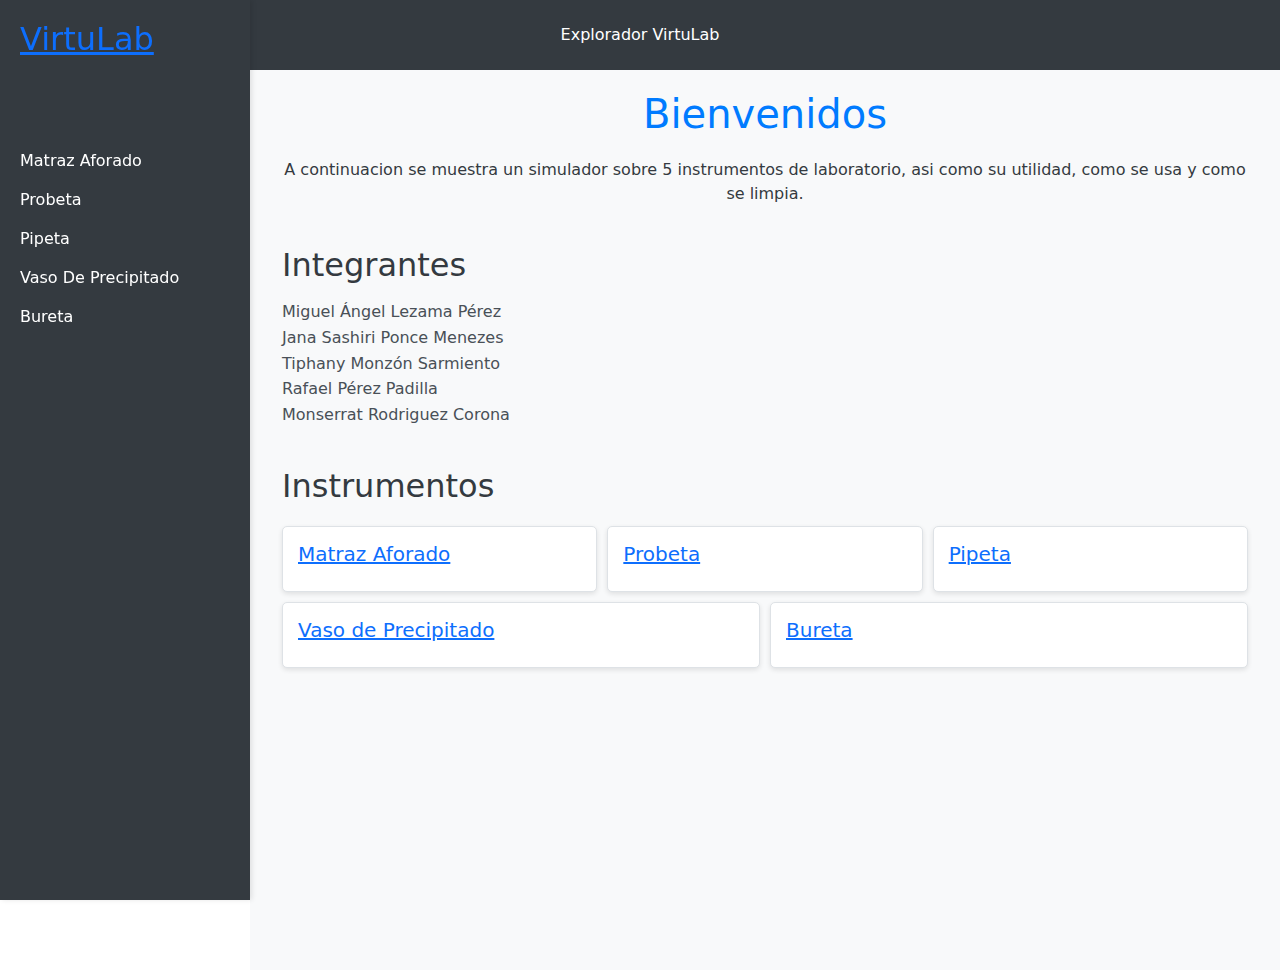
<file: index.html>
<!DOCTYPE html>
<html lang="es">
<head>
    <meta charset="UTF-8">
    <meta name="viewport" content="width=device-width, initial-scale=1.0">
    <link rel="stylesheet" href="style.css">
    <link href="https://cdn.jsdelivr.net/npm/bootstrap@5.3.3/dist/css/bootstrap.min.css" rel="stylesheet" integrity="sha384-QWTKZyjpPEjISv5WaRU9OFeRpok6YctnYmDr5pNlyT2bRjXh0JMhjY6hW+ALEwIH" crossorigin="anonymous">
    <title>Simulador de laboratorio</title>
</head>
<body>
    <header>
        <nav class="navbar">
            <div class="container">
                <!-- Logo -->
                <a href="#" class="navbar-logo"></a>
    
                <!-- Navegación -->
                <ul class="navbar-menu">
                    <li><a href="#inicio">Explorador VirtuLab</a></li>
                </ul>
    
                <!-- Botón -->
                <a href="#cta" class=""></a>
            </div>
        </nav>
    </header>
    <div class="sidebar">
        <div class="sidebar-header">
            <h2><a href="./index.html">VirtuLab</a></h2>
        </div>
        <ul class="sidebar-menu">
            <br>
            <br>
            <li><a href="./matraz.html">Matraz Aforado</a></li>
            <li><a href="./probeta.html">Probeta</a></li>
            <li><a href="./pipeta.html">Pipeta</a></li>
            <li><a href="./precipitado.html">Vaso De Precipitado</a></li>
            <li><a href="./bureta.html">Bureta</a></li>
        </ul>
    </div>
    <div class="main-content">
        <div class="container">
            <section id="inicio">
                <h1><center>Bienvenidos</center></h1>
                <p><center>A continuacion se muestra un simulador sobre 5 instrumentos de laboratorio, asi como su utilidad, como se usa y como se limpia.</center></p>
            </section>
    
            <section id="sobre-nosotros">
                <h2>Integrantes</h2>
                <p>
                    Miguel Ángel Lezama Pérez
                    <br>
                    Jana Sashiri Ponce Menezes
                    <br>
                    Tiphany Monzón Sarmiento
                    <br>
                    Rafael Pérez Padilla
                    <br>
                    Monserrat Rodriguez Corona
                </p>
            </section>
    
            <section id="servicios">
                <h2>Instrumentos</h2>
                <div class="services-grid">
                    <div class="service" >
                        <a href="./matraz.html"><h3>Matraz Aforado</h3></a>
                        
                    </div>
                    <div class="service">
                        <a href="./probeta.html"><h3>Probeta</h3></a>
                        
                    </div>
                    <div class="service">
                        <a href="./pipeta.html"><h3>Pipeta</h3></a>
                        
                    </div>
                    <div class="service">
                        <a href="./precipitado.html"><h3>Vaso de Precipitado</h3></a>
                        
                    </div>
                    <div class="service">
                        <a href="./bureta.html"><h3>Bureta</h3></a>
                        
                    </div>
                </div>
            </section>
    
        </div>
    </div>



    <script src="https://cdn.jsdelivr.net/npm/bootstrap@5.3.3/dist/js/bootstrap.bundle.min.js" integrity="sha384-YvpcrYf0tY3lHB60NNkmXc5s9fDVZLESaAA55NDzOxhy9GkcIdslK1eN7N6jIeHz" crossorigin="anonymous"></script>
</body>
</html>
</file>
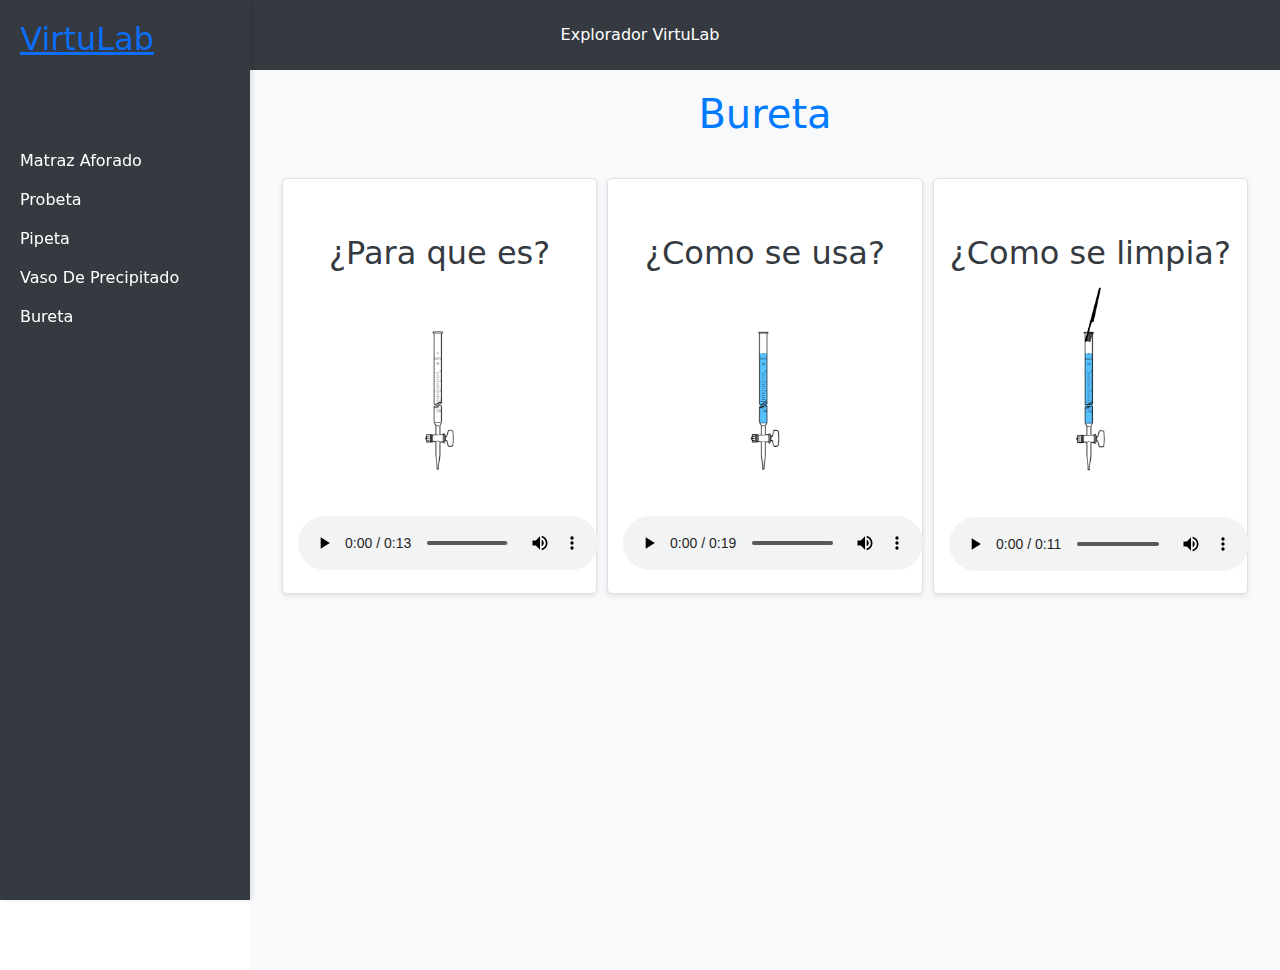
<file: bureta.html>
<!DOCTYPE html>
<html lang="es">
<head>
    <meta charset="UTF-8">
    <meta name="viewport" content="width=device-width, initial-scale=1.0">
    <link rel="stylesheet" href="style.css">
    <link href="https://cdn.jsdelivr.net/npm/bootstrap@5.3.3/dist/css/bootstrap.min.css" rel="stylesheet" integrity="sha384-QWTKZyjpPEjISv5WaRU9OFeRpok6YctnYmDr5pNlyT2bRjXh0JMhjY6hW+ALEwIH" crossorigin="anonymous">
    <title></title>
</head>
<body>
    <header>
        <nav class="navbar">
            <div class="container">
                <!-- Logo -->
                <a href="#" class="navbar-logo"></a>
    
                <!-- Navegación -->
                <ul class="navbar-menu">
                    <li><a href="#inicio">Explorador  VirtuLab</a></li>
                </ul>
    
                <!-- Botón -->
                <a href="#cta" class=""></a>
            </div>
        </nav>
    </header>
    <div class="sidebar">
        <div class="sidebar-header">
            <h2><a href="./index.html">VirtuLab</a></h2>
        </div>
        <ul class="sidebar-menu">
            <br>
            <br>
            <li><a href="./matraz.html">Matraz Aforado</a></li>
            <li><a href="./probeta.html">Probeta</a></li>
            <li><a href="./pipeta.html">Pipeta</a></li>
            <li><a href="./precipitado.html">Vaso De Precipitado</a></li>
            <li><a href="./bureta.html">Bureta</a></li>
        </ul>
    </div>
    <div class="main-content">
        <div class="container">
            <section id="inicio">
                <h1><center>Bureta</center></h1>
            </section>
    
    
            <section id="servicios">
                <h2></h2>
                <div class="services-grid">
                    <div class="service">
                        <h2><center>¿Para que es?</center></h2>
                        <center><img src="./assets/bu1.png" width="80%" height="80%"></center>
                        <center><audio src="./assets/audioBureta/1.m4a" controls>
                            Tu navegador no soporta el elemento de audio.
                        </audio></center>
                    </div>
                    <div class="service">
                        <h2><center>¿Como se usa?</center></h2>
                        <center><img src="./assets/bu2.png" width="80%" height="80%"></center>
                        <center><audio src="./assets/audioBureta/2.m4a" controls>
                            Tu navegador no soporta el elemento de audio.
                        </audio></center>
                    </div>
                    <div class="service">
                        <h2><center>¿Como se limpia?</center></h2>
                        <center><img src="./assets/bu3.png" width="80%" height="80%"></center>
                        <center><audio src="./assets/audioBureta/3.m4a" controls>
                            Tu navegador no soporta el elemento de audio.
                        </audio></center>
                    </div>
                </div>
            </section>
    

        </div>
    </div>



    <script src="https://cdn.jsdelivr.net/npm/bootstrap@5.3.3/dist/js/bootstrap.bundle.min.js" integrity="sha384-YvpcrYf0tY3lHB60NNkmXc5s9fDVZLESaAA55NDzOxhy9GkcIdslK1eN7N6jIeHz" crossorigin="anonymous"></script>
</body>
</html>
</file>
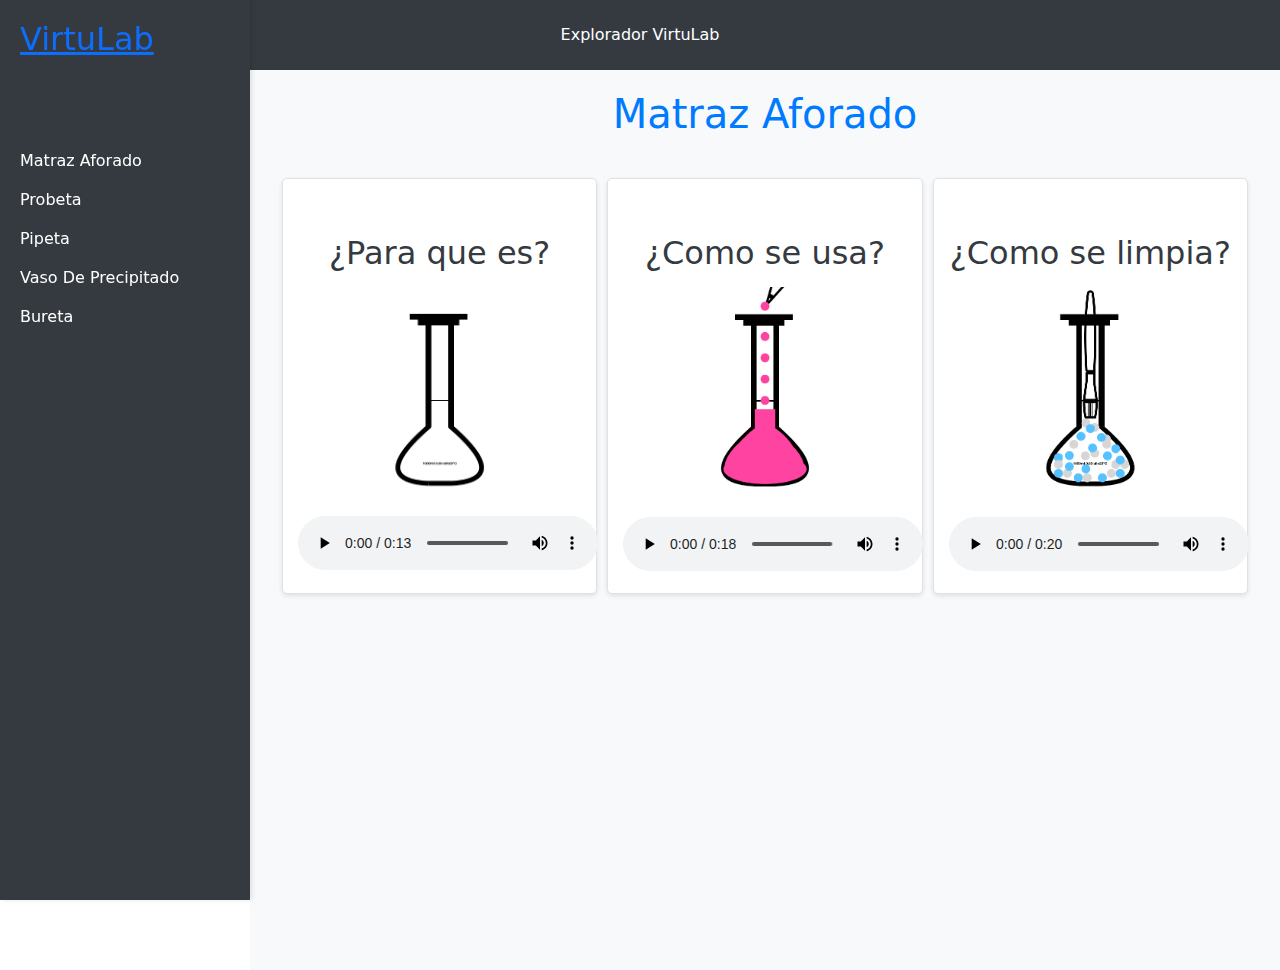
<file: matraz.html>
<!DOCTYPE html>
<html lang="es">
<head>
    <meta charset="UTF-8">
    <meta name="viewport" content="width=device-width, initial-scale=1.0">
    <link rel="stylesheet" href="style.css">
    <link href="https://cdn.jsdelivr.net/npm/bootstrap@5.3.3/dist/css/bootstrap.min.css" rel="stylesheet" integrity="sha384-QWTKZyjpPEjISv5WaRU9OFeRpok6YctnYmDr5pNlyT2bRjXh0JMhjY6hW+ALEwIH" crossorigin="anonymous">
    <title>Simulador de laboratorio</title>
</head>
<body>
    <header>
        <nav class="navbar">
            <div class="container">
                <!-- Logo -->
                <a href="#" class="navbar-logo"></a>
    
                <!-- Navegación -->
                <ul class="navbar-menu">
                    <li><a href="#inicio">Explorador VirtuLab</a></li>
                </ul>
    
                <!-- Botón -->
                <a href="#cta" class=""></a>
            </div>
        </nav>
    </header>
    <div class="sidebar">
        <div class="sidebar-header">
            <h2><a href="./index.html">VirtuLab</a></h2>
        </div>
        <ul class="sidebar-menu">
            <br>
            <br>
            <li><a href="./matraz.html">Matraz Aforado</a></li>
            <li><a href="./probeta.html">Probeta</a></li>
            <li><a href="./pipeta.html">Pipeta</a></li>
            <li><a href="./precipitado.html">Vaso De Precipitado</a></li>
            <li><a href="./bureta.html">Bureta</a></li>
        </ul>
    </div>
    <div class="main-content">
        <div class="container">
            <section id="inicio">
                <h1><center>Matraz Aforado</center></h1>
            </section>
    
    
            <section id="servicios">
                <h2></h2>
                <div class="services-grid">
                    <div class="service">
                        <h2><center>¿Para que es?</center></h2>
                        <center><img src="./assets/p1.png" width="80%" height="80%"></center>
                        <center><audio src="./assets/audioMatraz/1.m4a" controls>
                            Tu navegador no soporta el elemento de audio.
                        </audio></center>
                    </div>
                    <div class="service">
                        <h2><center>¿Como se usa?</center></h2>
                        <center><img src="./assets/p2.png" width="80%" height="80%"></center>
                        <center><audio src="./assets/audioMatraz/2.m4a" controls>
                            Tu navegador no soporta el elemento de audio.
                        </audio></center>
                    </div>
                    <div class="service">
                        <h2><center>¿Como se limpia?</center></h2>
                        <center><img src="./assets/p3.png" width="80%" height="80%"></center>
                        <center><audio src="./assets/audioMatraz/3.m4a" controls>
                            Tu navegador no soporta el elemento de audio.
                        </audio></center>
                    </div>
                </div>
            </section>
    
        </div>
    </div>



    <script src="https://cdn.jsdelivr.net/npm/bootstrap@5.3.3/dist/js/bootstrap.bundle.min.js" integrity="sha384-YvpcrYf0tY3lHB60NNkmXc5s9fDVZLESaAA55NDzOxhy9GkcIdslK1eN7N6jIeHz" crossorigin="anonymous"></script>
</body>
</html>
</file>
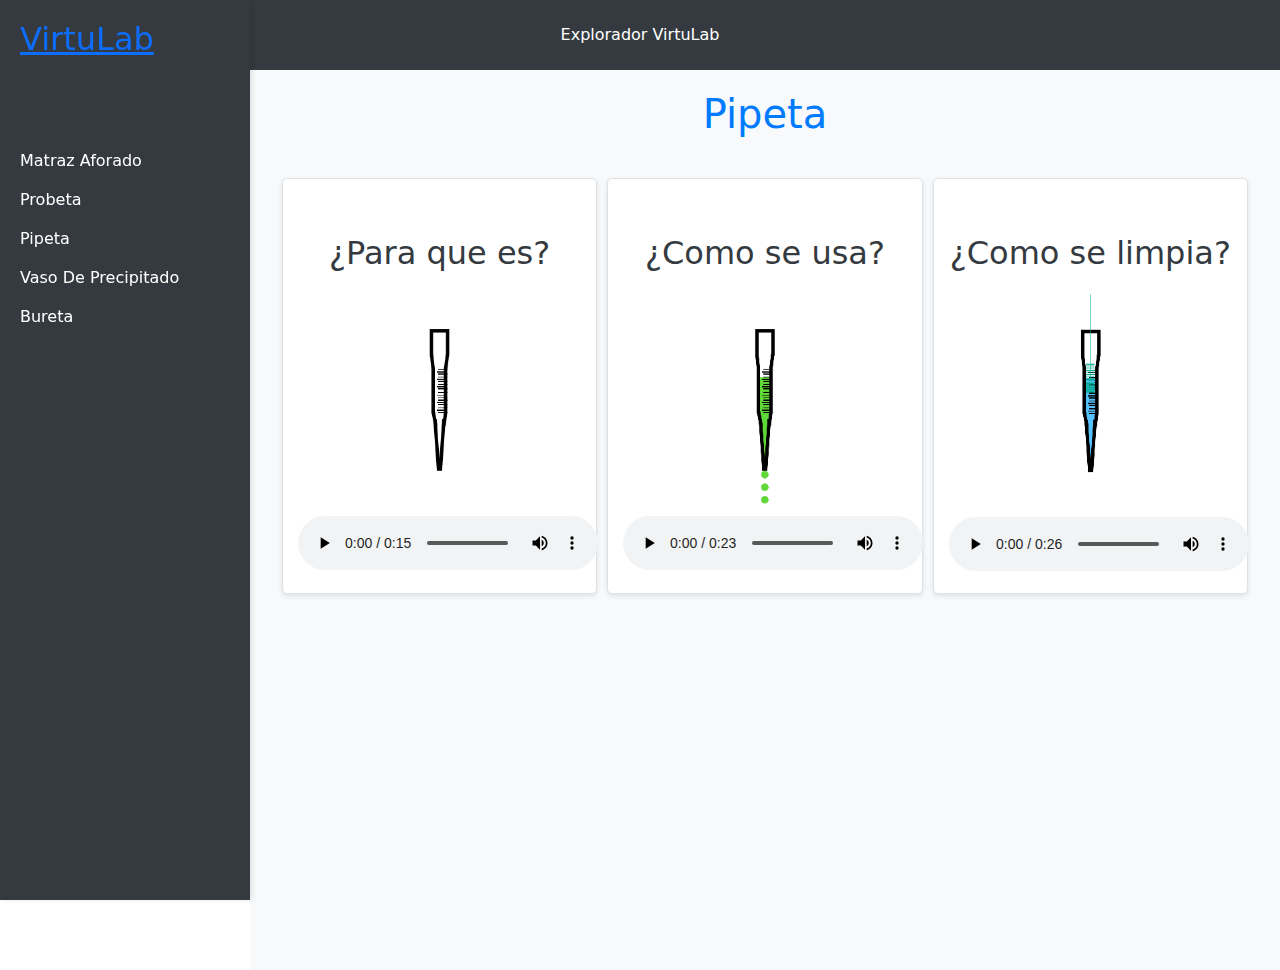
<file: pipeta.html>
<!DOCTYPE html>
<html lang="es">
<head>
    <meta charset="UTF-8">
    <meta name="viewport" content="width=device-width, initial-scale=1.0">
    <link rel="stylesheet" href="style.css">
    <link href="https://cdn.jsdelivr.net/npm/bootstrap@5.3.3/dist/css/bootstrap.min.css" rel="stylesheet" integrity="sha384-QWTKZyjpPEjISv5WaRU9OFeRpok6YctnYmDr5pNlyT2bRjXh0JMhjY6hW+ALEwIH" crossorigin="anonymous">
    <title>Simulador de laboratorio</title>
</head>
<body>
    <header>
        <nav class="navbar">
            <div class="container">
                <!-- Logo -->
                <a href="#" class="navbar-logo"></a>
    
                <!-- Navegación -->
                <ul class="navbar-menu">
                    <li><a href="#inicio">Explorador VirtuLab</a></li>
                </ul>
    
                <!-- Botón -->
                <a href="#cta" class=""></a>
            </div>
        </nav>
    </header>
    <div class="sidebar">
        <div class="sidebar-header">
            <h2><a href="./index.html">VirtuLab</a></h2>
        </div>
        <ul class="sidebar-menu">
            <br>
            <br>
            <li><a href="./matraz.html">Matraz Aforado</a></li>
            <li><a href="./probeta.html">Probeta</a></li>
            <li><a href="./pipeta.html">Pipeta</a></li>
            <li><a href="./precipitado.html">Vaso De Precipitado</a></li>
            <li><a href="./bureta.html">Bureta</a></li>
        </ul>
    </div>
    <div class="main-content">
        <div class="container">
            <section id="inicio">
                <h1><center>Pipeta</center></h1>
            </section>

    
            <section id="servicios">
                <h2></h2>
                <div class="services-grid">
                    <div class="service">
                        <h2><center>¿Para que es?</center></h2>
                        <center><img src="./assets/pi1.png" width="80%" height="80%"></center>
                        <center><audio src="./assets/audioPipeta/1.m4a" controls>
                            Tu navegador no soporta el elemento de audio.
                        </audio></center>
                    </div>
                    <div class="service">
                        <h2><center>¿Como se usa?</center></h2>
                        <center><img src="./assets/pi2.png" width="80%" height="80%"></center>
                        <center><audio src="./assets/audioPipeta/2.m4a" controls>
                            Tu navegador no soporta el elemento de audio.
                        </audio></center>
                    </div>
                    <div class="service">
                        <h2><center>¿Como se limpia?</center></h2>
                        <center><img src="./assets/pi3.png" width="80%" height="80%"></center>
                        <center><audio src="./assets/audioPipeta/3.m4a" controls>
                            Tu navegador no soporta el elemento de audio.
                        </audio></center>
                    </div>
                </div>
            </section>
    
        </div>
    </div>



    <script src="https://cdn.jsdelivr.net/npm/bootstrap@5.3.3/dist/js/bootstrap.bundle.min.js" integrity="sha384-YvpcrYf0tY3lHB60NNkmXc5s9fDVZLESaAA55NDzOxhy9GkcIdslK1eN7N6jIeHz" crossorigin="anonymous"></script>
</body>
</html>
</file>
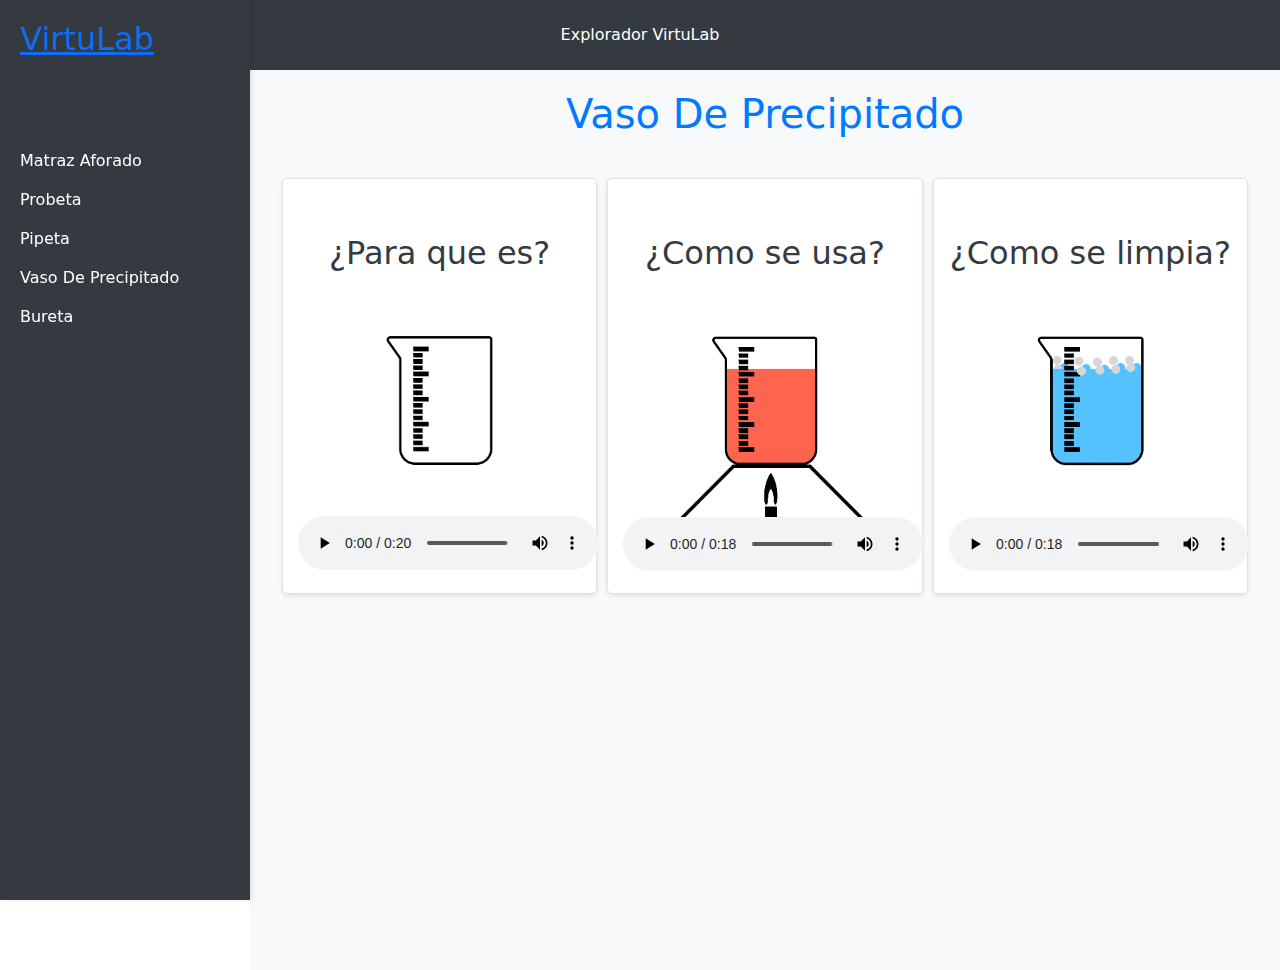
<file: precipitado.html>
<!DOCTYPE html>
<html lang="es">
<head>
    <meta charset="UTF-8">
    <meta name="viewport" content="width=device-width, initial-scale=1.0">
    <link rel="stylesheet" href="style.css">
    <link href="https://cdn.jsdelivr.net/npm/bootstrap@5.3.3/dist/css/bootstrap.min.css" rel="stylesheet" integrity="sha384-QWTKZyjpPEjISv5WaRU9OFeRpok6YctnYmDr5pNlyT2bRjXh0JMhjY6hW+ALEwIH" crossorigin="anonymous">
    <title>Simulador de laboratorio</title>
</head>
<body>
    <header>
        <nav class="navbar">
            <div class="container">
                <!-- Logo -->
                <a href="#" class="navbar-logo"></a>
    
                <!-- Navegación -->
                <ul class="navbar-menu">
                    <li><a href="#inicio">Explorador VirtuLab</a></li>

                </ul>
    
                <!-- Botón -->
                <a href="#cta" class=""></a>
            </div>
        </nav>
    </header>
    <div class="sidebar">
        <div class="sidebar-header">
            <h2><a href="./index.html">VirtuLab</a></h2>
        </div>
        <ul class="sidebar-menu">
            <br>
            <br>
            <li><a href="./matraz.html">Matraz Aforado</a></li>
            <li><a href="./probeta.html">Probeta</a></li>
            <li><a href="./pipeta.html">Pipeta</a></li>
            <li><a href="./precipitado.html">Vaso De Precipitado</a></li>
            <li><a href="./bureta.html">Bureta</a></li>
        </ul>
    </div>
    <div class="main-content">
        <div class="container">
            <section id="inicio">
                <h1><center>Vaso De Precipitado</center></h1>
            </section>
    
            <section id="servicios">
                <h2></h2>
                <div class="services-grid">
                    <div class="service">
                        <h2><center>¿Para que es?</center></h2>
                        <center><img src="./assets/va1.png" width="80%" height="80%"></center>
                        <center><audio src="./assets/audioVaso/1.m4a" controls>
                            Tu navegador no soporta el elemento de audio.
                        </audio></center>
                    </div>
                    <div class="service">
                        <h2><center>¿Como se usa?</center></h2>
                        <center><img src="./assets/va2.png" width="80%" height="80%"></center>
                        <center><audio src="./assets/audioVaso/2.m4a" controls>
                            Tu navegador no soporta el elemento de audio.
                        </audio></center>
                    </div>
                    <div class="service">
                        <h2><center>¿Como se limpia?</center></h2>
                        <center><img src="./assets/va3.png" width="80%" height="80%"></center>
                        <center><audio src="./assets/audioVaso/3.m4a" controls>
                            Tu navegador no soporta el elemento de audio.
                        </audio></center>
                    </div>
                </div>
            </section>
    
        </div>
    </div>



    <script src="https://cdn.jsdelivr.net/npm/bootstrap@5.3.3/dist/js/bootstrap.bundle.min.js" integrity="sha384-YvpcrYf0tY3lHB60NNkmXc5s9fDVZLESaAA55NDzOxhy9GkcIdslK1eN7N6jIeHz" crossorigin="anonymous"></script>
</body>
</html>
</file>
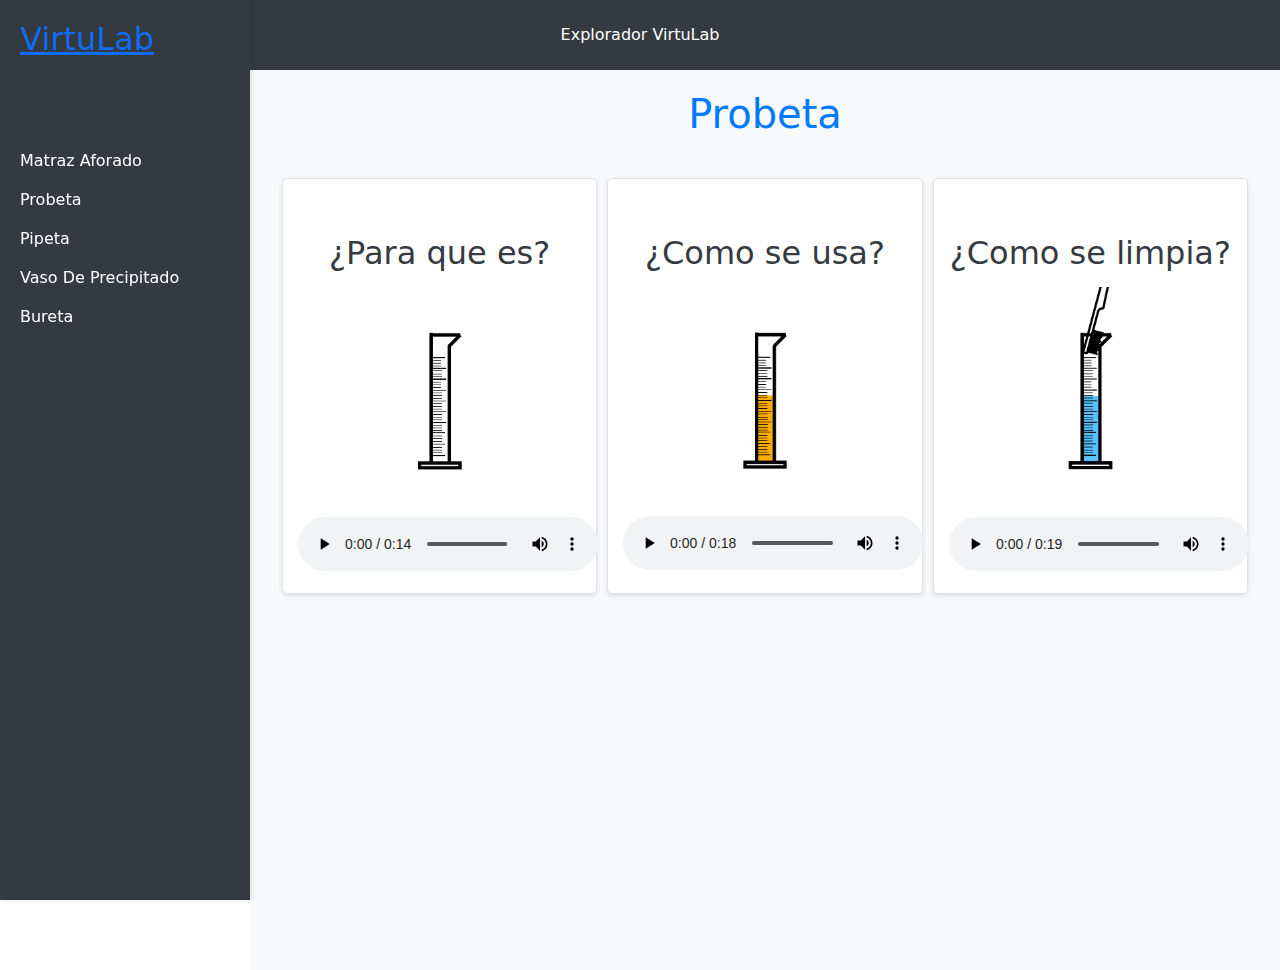
<file: probeta.html>
<!DOCTYPE html>
<html lang="es">
<head>
    <meta charset="UTF-8">
    <meta name="viewport" content="width=device-width, initial-scale=1.0">
    <link rel="stylesheet" href="style.css">
    <link href="https://cdn.jsdelivr.net/npm/bootstrap@5.3.3/dist/css/bootstrap.min.css" rel="stylesheet" integrity="sha384-QWTKZyjpPEjISv5WaRU9OFeRpok6YctnYmDr5pNlyT2bRjXh0JMhjY6hW+ALEwIH" crossorigin="anonymous">
    <title>Simulador de laboratorio</title>
</head>
<body>
    <header>
        <nav class="navbar">
            <div class="container">
                <!-- Logo -->
                <a href="#" class="navbar-logo"></a>
    
                <!-- Navegación -->
                <ul class="navbar-menu">
                    <li><a href="#inicio">Explorador VirtuLab</a></li>

                </ul>
    
                <!-- Botón -->
                <a href="#cta" class=""></a>
            </div>
        </nav>
    </header>
    <div class="sidebar">
        <div class="sidebar-header">
            <h2><a href="./index.html">VirtuLab</a></h2>
        </div>
        <ul class="sidebar-menu">
            <br>
            <br>
            <li><a href="./matraz.html">Matraz Aforado</a></li>
            <li><a href="./probeta.html">Probeta</a></li>
            <li><a href="./pipeta.html">Pipeta</a></li>
            <li><a href="./precipitado.html">Vaso De Precipitado</a></li>
            <li><a href="./bureta.html">Bureta</a></li>
        </ul>
    </div>
    <div class="main-content">
        <div class="container">
            <section id="inicio">
                <h1><center>Probeta</center></h1>
            </section>

    
            <section id="servicios">
                <h2></h2>
                <div class="services-grid">
                    <div class="service">
                        <h2><center>¿Para que es?</center></h2>
                        <center><img src="./assets/pro1.png" width="80%" height="80%"></center>
                        <center><audio src="./assets/audioProbeta/1.m4a" controls>
                            Tu navegador no soporta el elemento de audio.
                        </audio></center>    
                    </div>
                    <div class="service">
                        <h2><center>¿Como se usa?</center></h2>
                        <center><img src="./assets/pro2.png" width="80%" height="80%"></center>
                        <center><audio src="./assets/audioProbeta/2.m4a" controls>
                            Tu navegador no soporta el elemento de audio.
                        </audio></center>
                    </div>
                    <div class="service">
                        <h2><center>¿Como se limpia?</center></h2>
                        <center><img src="./assets/pro3.png" width="80%" height="80%"></center>
                        <center><audio src="./assets/audioProbeta/3.m4a" controls>
                            Tu navegador no soporta el elemento de audio.
                        </audio></center>
                    </div>
                </div>
            </section>
    

        </div>
    </div>



    <script src="https://cdn.jsdelivr.net/npm/bootstrap@5.3.3/dist/js/bootstrap.bundle.min.js" integrity="sha384-YvpcrYf0tY3lHB60NNkmXc5s9fDVZLESaAA55NDzOxhy9GkcIdslK1eN7N6jIeHz" crossorigin="anonymous"></script>
</body>
</html>
</file>
<file: style.css>
/* Estilo General del Header */
header {
    background-color: #343a40; /* Fondo oscuro */
    color: white;
    padding: 15px 0;
    box-shadow: 0 4px 6px rgba(0, 0, 0, 0.1); /* Sombra debajo */
}

.navbar {
    display: flex;
    justify-content: space-between;
    align-items: center;
    max-width: 1200px;
    margin: 0 auto;
    padding: 0 20px;
}

/* Logo */
.navbar-logo {
    font-size: 1.5rem;
    font-weight: bold;
    color: #ffffff;
    text-decoration: none;
}

/* Menú de Navegación */
.navbar-menu {
    display: flex;
    gap: 15px;
    list-style: none;
    margin: 0;
    padding: 0;
}

.navbar-menu li a {
    color: white;
    text-decoration: none;
    font-size: 1rem;
    transition: color 0.3s ease;
}

.navbar-menu li a:hover {
    color: #007bff; /* Azul de Bootstrap */
}

/* Botón */
.btn-cta {
    background-color: #007bff; /* Azul de Bootstrap */
    color: white;
    padding: 8px 15px;
    border-radius: 5px;
    text-decoration: none;
    font-size: 0.9rem;
    transition: background-color 0.3s ease;
}

.btn-cta:hover {
    background-color: #0056b3; /* Azul más oscuro */
}

/* Responsividad */
@media (max-width: 768px) {
    .navbar-menu {
        display: none; /* Ocultar el menú en pantallas pequeñas */
    }

    .navbar-logo {
        flex-grow: 1; /* Centrar el logo */
    }

    .btn-cta {
        font-size: 0.8rem;
    }
}
/* General */
body {
    margin: 0;
    font-family: Arial, sans-serif;
}

/* Sidebar */
.sidebar {
    position: fixed;
    top: 0;
    left: 0;
    height: 100%;
    width: 250px;
    background-color: #343a40; /* Fondo oscuro */
    color: white;
    padding: 20px;
    box-shadow: 2px 0 5px rgba(0, 0, 0, 0.1);
    transform: translateX(0);
    transition: transform 0.3s ease-in-out;
    z-index: 1000;
}

/* Sidebar oculto */
.sidebar.hidden {
    transform: translateX(-100%);
}

/* Header del Sidebar */
.sidebar-header {
    display: flex;
    justify-content: space-between;
    align-items: center;
    margin-bottom: 20px;
}

/* Botón de cierre o toggler */
.sidebar-toggler {
    background: none;
    border: none;
    color: white;
    font-size: 1.5rem;
    cursor: pointer;
}

/* Menú del Sidebar */
.sidebar-menu {
    list-style: none;
    padding: 0;
    margin: 0;
}

.sidebar-menu li {
    margin: 15px 0;
}

.sidebar-menu li a {
    color: white;
    text-decoration: none;
    font-size: 1rem;
    transition: color 0.3s ease;
}

.sidebar-menu li a:hover {
    color: #007bff; /* Azul Bootstrap */
}

/* Responsividad */
@media (max-width: 768px) {
    .sidebar {
        width: 200px;
    }

    .sidebar-menu li a {
        font-size: 0.9rem;
    }
}


/* Contenedor Principal */
.main-content {
    margin-left: 250px; /* Espacio para el sidebar */
    padding: 20px;
    background-color: #f8f9fa; /* Fondo claro */
    min-height: 100vh; /* Altura mínima */
    color: #343a40; /* Texto oscuro */
    transition: margin-left 0.3s ease-in-out;
}

/* Ajuste cuando el sidebar está oculto */
.sidebar.hidden + .main-content {
    margin-left: 0;
}

/* Contenido */
.container {
    max-width: 1200px;
    margin: 0 auto;
}

/* Títulos */
.main-content h1 {
    font-size: 2.5rem;
    color: #007bff; /* Azul Bootstrap */
    margin-bottom: 20px;
}

.main-content h2 {
    font-size: 2rem;
    margin-top: 40px;
    margin-bottom: 15px;
}

.main-content p {
    line-height: 1.6;
    margin-bottom: 20px;
    font-size: 1rem;
    color: #495057;
}

/* Servicios */
.services-grid {
    display: flex;
    gap: 10px;
    flex-wrap: wrap;
    margin-top: 20px;
}

.service {
    flex: 1;
    min-width: 250px;
    background: white;
    border: 1px solid #dee2e6;
    padding: 15px;
    border-radius: 5px;
    box-shadow: 0 2px 5px rgba(0, 0, 0, 0.1);
    transition: transform 0.3s ease, box-shadow 0.3s ease;
}

.service:hover {
    transform: translateY(-5px);
    box-shadow: 0 4px 10px rgba(0, 0, 0, 0.2);
}

.service h3 {
    font-size: 1.25rem;
    margin-bottom: 10px;
}

.service p {
    font-size: 0.9rem;
    color: #6c757d;
}

/* Responsividad */
@media (max-width: 768px) {
    .main-content {
        margin-left: 0; /* Sidebar oculto automáticamente */
    }

    .services-grid {
        flex-direction: column;
    }
}
</file>
